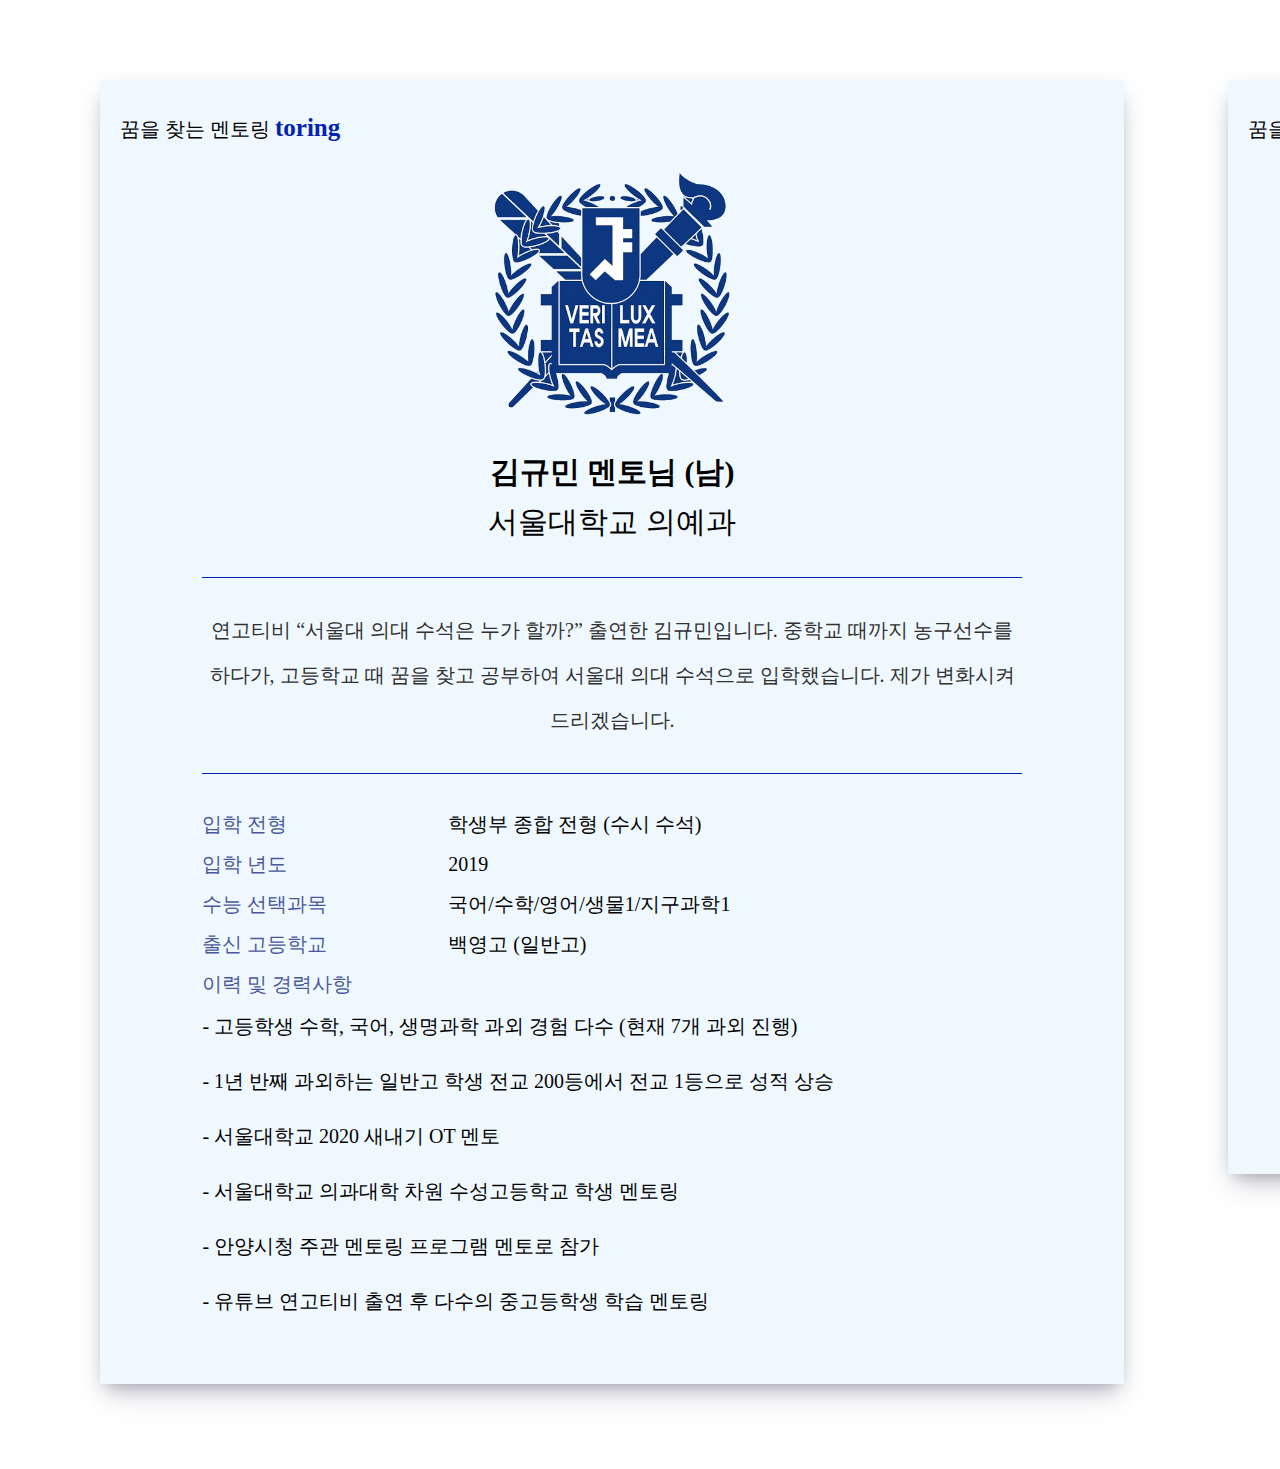
<file: index.html>
<!DOCTYPE html>
<html lang="en">
  <head>
    <meta charset="UTF-8" />
    <meta name="viewport" content="width=device-width, initial-scale=1.0" />
    <link
      rel="stylesheet"
      href="https://use.fontawesome.com/releases/v5.7.2/css/all.css"
      integrity="sha384-fnmOCqbTlWIlj8LyTjo7mOUStjsKC4pOpQbqyi7RrhN7udi9RwhKkMHpvLbHG9Sr"
      crossorigin="anonymous"
    />
    <link rel="stylesheet" href="styles/styles.css" />
    <title>Mentor</title>
  </head>
  <body>
    <ul class="mentor__list">
      <li class="mentor">
        <div class="toring">
          꿈을 찾는 멘토링 <span class="toring__logo">toring</span>
        </div>
        <div class="logo">
          <img src="img/seoul.png" alt="" class="logo__img" />
        </div>
        <div class="mentor__detail">
          <div class="name man">김규민 멘토님 (남)</div>
          <div class="uni">서울대학교 의예과</div>

          <div class="oneWord">
            연고티비 “서울대 의대 수석은 누가 할까?” 출연한 김규민입니다. 중학교
            때까지 농구선수를 하다가, 고등학교 때 꿈을 찾고 공부하여 서울대 의대
            수석으로 입학했습니다. 제가 변화시켜드리겠습니다.
          </div>

          <div class="left">
            <div class="left__menu">입학 전형</div>
            학생부 종합 전형 (수시 수석)
          </div>
          <div class="left">
            <div class="left__menu">입학 년도</div>
            2019
          </div>
          <div class="left">
            <div class="left__menu">수능 선택과목</div>
            국어/수학/영어/생물1/지구과학1
          </div>
          <div class="left">
            <div class="left__menu">출신 고등학교</div>
            백영고 (일반고)
          </div>
          <div class="record__content">
            <div class="record__menu">이력 및 경력사항</div>
            <div class="record__upper">
              <div class="record">
                - 고등학생 수학, 국어, 생명과학 과외 경험 다수 (현재 7개 과외
                진행)
              </div>
              <div class="record">
                - 1년 반째 과외하는 일반고 학생 전교 200등에서 전교 1등으로 성적
                상승
              </div>
              <div class="record">- 서울대학교 2020 새내기 OT 멘토</div>
              <div class="record">
                - 서울대학교 의과대학 차원 수성고등학교 학생 멘토링
              </div>
              <div class="record">
                - 안양시청 주관 멘토링 프로그램 멘토로 참가
              </div>
              <div class="record">
                - 유튜브 연고티비 출연 후 다수의 중고등학생 학습 멘토링
              </div>
            </div>
          </div>
        </div>
      </li>

      <li class="mentor">
        <div class="toring">
          꿈을 찾는 멘토링 <span class="toring__logo">toring</span>
        </div>
        <div class="logo">
          <img src="img/seoul.png" alt="" class="logo__img" />
        </div>
        <div class="mentor__detail">
          <div class="name man">강지원 멘토님 (남)</div>
          <div class="uni">서울대학교 의예과</div>
          <div class="oneWord">
            지방에서 서울대 의예과를 어떻게 들어갔는지, 제가 어떻게 공부하고
            준비했는지 모두 알려드리겠습니다.
          </div>
          <div class="left">
            <div class="left__menu">입학 전형</div>
            학생부 종합 전형
          </div>
          <div class="left">
            <div class="left__menu">입학 년도</div>
            2019
          </div>
          <div class="left">
            <div class="left__menu">수능 선택과목</div>
            국어/수학/영어/물리1/지구과학2
          </div>
          <div class="left">
            <div class="left__menu">출신 고등학교</div>
            서대전고 (일반고)
          </div>
          <div class="record__content">
            <div class="record__menu">이력 및 경력사항</div>
            <div class="record__upper">
              <div class="record">
                - 2019 연세대학교 의예과 학생부 종합 전형 합격
              </div>
              <div class="record">
                - 과외 / 학원 조교 / 모의고사 검토 등 경험 다수
              </div>
              <div class="record">
                - 입시 / 특강 / 모의 면접 / 진로 멘토링 / 캠퍼스 멘토링 등 경험
                다수
              </div>
            </div>
          </div>
        </div>
      </li>
      <li class="mentor">
        <div class="toring">
          꿈을 찾는 멘토링 <span class="toring__logo">toring</span>
        </div>
        <div class="logo">
          <img src="img/yonsei.png" alt="" class="logo__img" />
        </div>
        <div class="mentor__detail">
          <div class="name man">허다원 멘토님 (여)</div>
          <div class="uni">연세대 경영학과</div>
          <div class="oneWord">
            초중고 과외 다수 경험 , 대치동 컨설팅학원 컨설턴트 경험 및
            고려대학교 대학탐방학생 멘토링 경험 있습니다 ! 고맙습니다 ,
            연락주세요 😊
          </div>
          <div class="left">
            <div class="left__menu">입학 전형</div>
            학생부 종합 전형
          </div>
          <div class="left">
            <div class="left__menu">입학 년도</div>
            2020
          </div>
          <div class="left">
            <div class="left__menu">수능 선택과목</div>
            국어/수학/영어/사문/생윤
          </div>
          <div class="left">
            <div class="left__menu">출신 고등학교</div>
            일반고
          </div>
          <div class="record__content">
            <div class="record__menu">이력 및 경력사항</div>
            <div class="record__upper">
              <div class="record">
                - 고려대학교 사범대학 교육학과 19학번
              </div>
              <div class="record">
                - 일반고 졸업 / 내신 1.06
              </div>
              <div class="record">
                - 2019대입 서류100%전형(면접X) 200여명 지원자 중 수석합격,
                등록금 면제 대상이었을 정도로 자소서,생기부 관리 철저하고, 관련
                부분 멘토링이나 과외 해줄 수 있습니다!
              </div>
            </div>
          </div>
        </div>
      </li>
      <li class="mentor">
        <div class="toring">
          꿈을 찾는 멘토링 <span class="toring__logo">toring</span>
        </div>
        <div class="logo">
          <img src="img/korea.png" alt="" class="logo__img" />
        </div>
        <div class="mentor__detail">
          <div class="name man">우남경 멘토님 (여)</div>
          <div class="uni">고려대 경제학과</div>
          <div class="oneWord">
            고등학교 때 다소 낮은 내신을 어떻게 올렸는지, 학생부를 어떻게 경제로
            통일시켰는지 들려드리겠습니다!
          </div>
          <div class="left">
            <div class="left__menu">입학 전형</div>
            학생부 종합 전형
          </div>
          <div class="left">
            <div class="left__menu">입학 년도</div>
            2020
          </div>
          <div class="left">
            <div class="left__menu">수능 선택과목</div>
            국어/수학/영어/사문/동아시아
          </div>
          <div class="left">
            <div class="left__menu">출신 고등학교</div>
            덕문여고 (일반고)
          </div>
          <div class="record__content">
            <div class="record__menu">이력 및 경력사항</div>
            <div class="record__upper">
              <div class="record">
                - 고등학생 국어 영어 국사 과외 경험 존재
              </div>
              <div class="record">
                - 온라인 멘토링 현재 진행 중
              </div>
            </div>
          </div>
        </div>
      </li>
    </ul>
    <!-- <input type="file" id="excelFile" onchange="excelExport(event)" /> -->
  </body>
  <script src="./js/mentor.js"></script>
  <!-- <script src="https://cdnjs.cloudflare.com/ajax/libs/xlsx/0.14.3/xlsx.full.min.js"></script>
  <script>
    function excelExport(event) {
      var input = event.target;
      var reader = new FileReader();
      reader.onload = function () {
        var fileData = reader.result;
        var wb = XLSX.read(fileData, { type: "binary" });
        wb.SheetNames.forEach(function (sheetName) {
          var rowObj = XLSX.utils.sheet_to_json(wb.Sheets[sheetName]);
          console.log(JSON.stringify(rowObj));
        });
      };
      reader.readAsBinaryString(input.files[0]);
    }
  </script> -->
</html>
</file>
<file: styles/styles.css>
@import "reset.css";
@import "mentor.css";
* {
  box-sizing: border-box;
}
</file>
